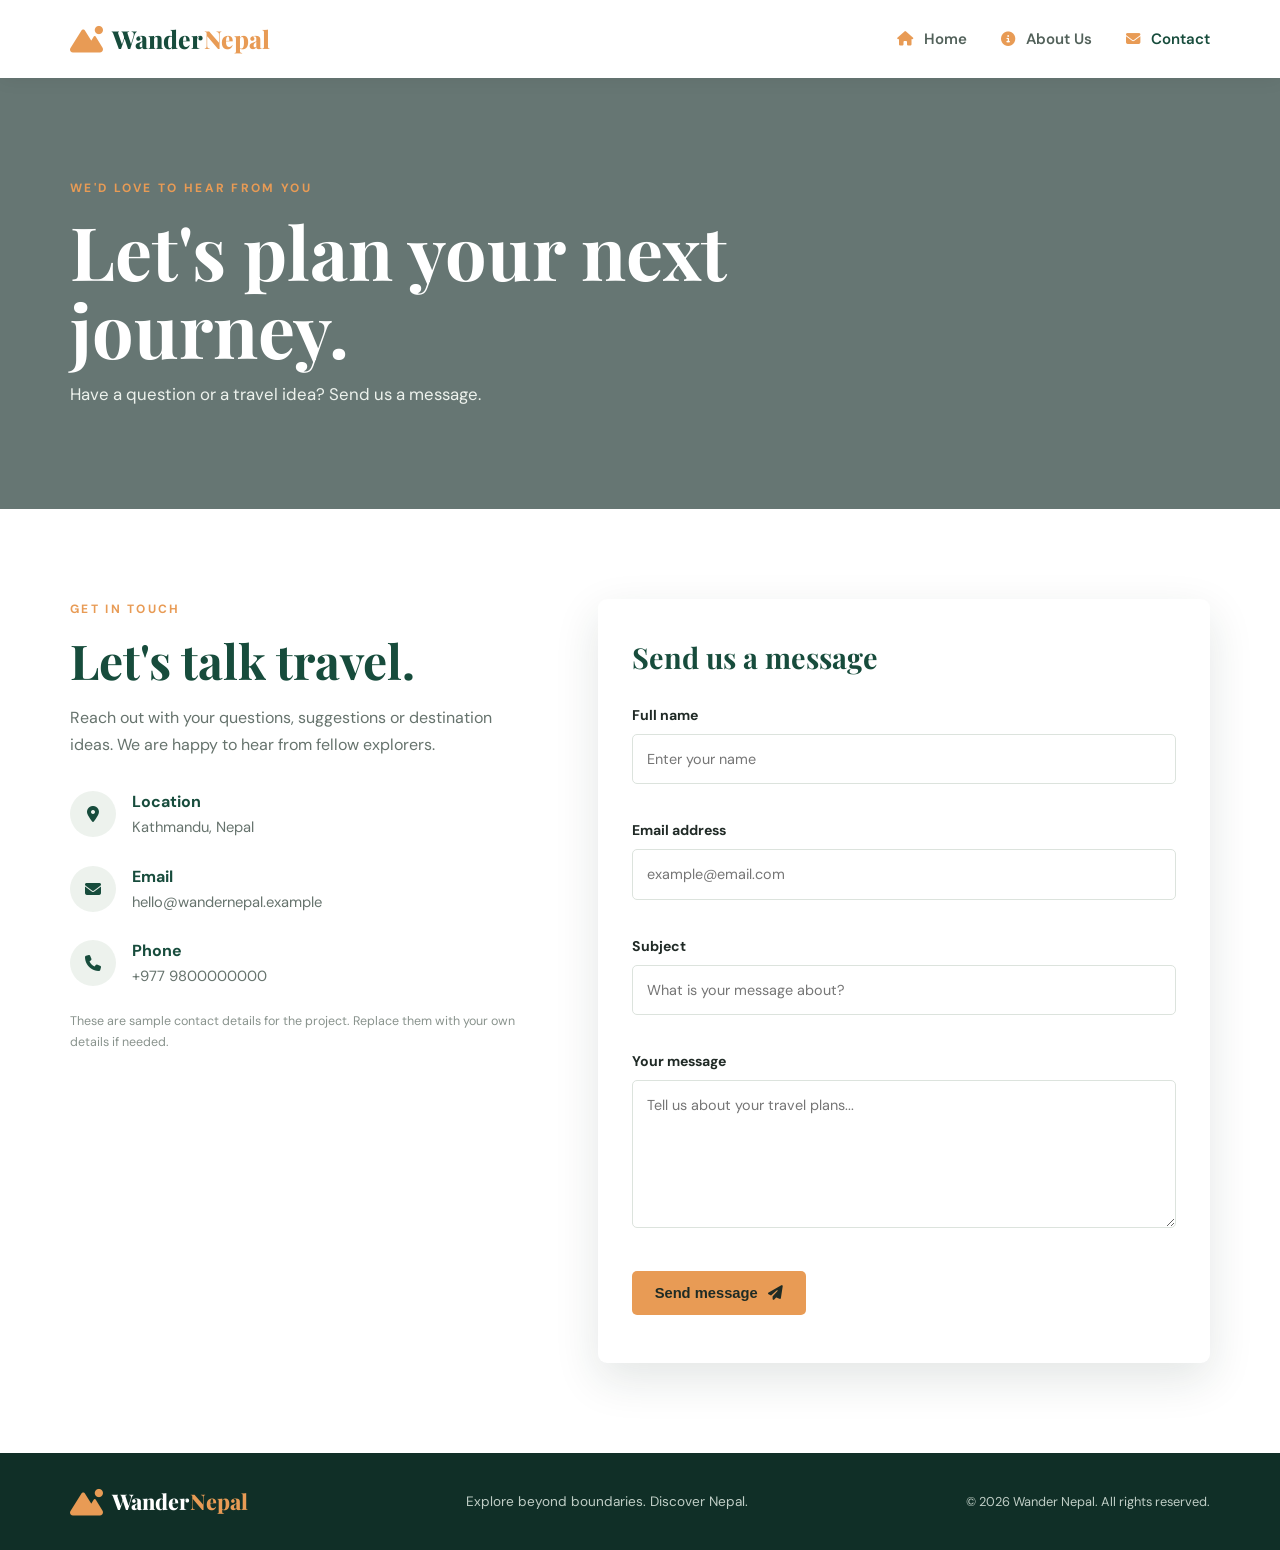
<file: contact.html>
<!DOCTYPE html>
<html lang="en">
<head>
  <meta charset="UTF-8"><meta name="viewport" content="width=device-width, initial-scale=1.0">
  <meta name="description" content="Contact Wander Nepal to ask about destinations and plan your next trip.">
  <title>Contact | Wander Nepal</title>
  <link rel="preconnect" href="https://fonts.googleapis.com"><link rel="preconnect" href="https://fonts.gstatic.com" crossorigin>
  <link href="https://fonts.googleapis.com/css2?family=DM+Sans:wght@400;500;600;700&family=Playfair+Display:wght@600;700;800&display=swap" rel="stylesheet">
  <link rel="stylesheet" href="css/style.css"><link rel="stylesheet" href="https://cdnjs.cloudflare.com/ajax/libs/font-awesome/6.5.2/css/all.min.css">
  <script src="js/script.js" defer></script>
</head>
<body>
  <header class="site-header"><nav class="navbar container" aria-label="Main navigation">
    <a class="logo" href="index.html"><i class="fa-solid fa-mountain-sun"></i> Wander<span>Nepal</span></a>
    <button class="menu-toggle" aria-label="Open navigation menu" aria-expanded="false"><i class="fa-solid fa-bars"></i></button>
    <ul class="nav-links"><li><a href="index.html"><i class="fa-solid fa-house"></i> Home</a></li><li><a href="about.html"><i class="fa-solid fa-circle-info"></i> About Us</a></li><li><a class="active" href="contact.html"><i class="fa-solid fa-envelope"></i> Contact</a></li></ul>
  </nav></header>
  <main>
    <section class="page-hero contact-hero"><div class="container"><p class="eyebrow">WE'D LOVE TO HEAR FROM YOU</p><h1>Let's plan your next journey.</h1><p>Have a question or a travel idea? Send us a message.</p></div></section>
    <section class="section container contact-layout">
      <div class="contact-info"><p class="eyebrow">GET IN TOUCH</p><h2>Let's talk travel.</h2><p>Reach out with your questions, suggestions or destination ideas. We are happy to hear from fellow explorers.</p>
        <div class="contact-detail"><i class="fa-solid fa-location-dot"></i><div><h3>Location</h3><p>Kathmandu, Nepal</p></div></div>
        <div class="contact-detail"><i class="fa-solid fa-envelope"></i><div><h3>Email</h3><p>hello@wandernepal.example</p></div></div>
        <div class="contact-detail"><i class="fa-solid fa-phone"></i><div><h3>Phone</h3><p>+977 9800000000</p></div></div>
        <p class="small-note">These are sample contact details for the project. Replace them with your own details if needed.</p>
      </div>
      <form class="contact-form" id="contactForm" novalidate>
        <h2>Send us a message</h2>
        <div class="form-row"><label for="name">Full name</label><input id="name" name="name" type="text" placeholder="Enter your name" required minlength="2"><small class="error" id="nameError"></small></div>
        <div class="form-row"><label for="email">Email address</label><input id="email" name="email" type="email" placeholder="example@email.com" required><small class="error" id="emailError"></small></div>
        <div class="form-row"><label for="subject">Subject</label><input id="subject" name="subject" type="text" placeholder="What is your message about?" required><small class="error" id="subjectError"></small></div>
        <div class="form-row"><label for="message">Your message</label><textarea id="message" name="message" rows="5" placeholder="Tell us about your travel plans..." required minlength="10"></textarea><small class="error" id="messageError"></small></div>
        <button class="btn btn-primary submit-btn" type="submit">Send message <i class="fa-solid fa-paper-plane"></i></button>
        <p class="form-status" id="formStatus" role="status" aria-live="polite"></p>
      </form>
    </section>
  </main>
  <footer class="footer"><div class="container footer-inner"><a class="logo footer-logo" href="index.html"><i class="fa-solid fa-mountain-sun"></i> Wander<span>Nepal</span></a><p>Explore beyond boundaries. Discover Nepal.</p><p class="copyright">© <span class="year"></span> Wander Nepal. All rights reserved.</p></div></footer>
</body></html>
</file>
<file: css/style.css>
/* Wander Nepal - shared stylesheet */
:root{--green:#174c3c;--green-dark:#10382d;--orange:#e89b55;--cream:#f7f6f0;--ink:#202a26;--muted:#66736d;--white:#fff;--shadow:0 16px 45px rgba(22,48,38,.12)}
*{box-sizing:border-box;margin:0;padding:0}
html{scroll-behavior:smooth}
body{font-family:"DM Sans",sans-serif;color:var(--ink);line-height:1.7;background:#fff}
img{display:block;width:100%;object-fit:cover}
a{text-decoration:none;color:inherit}
.container{width:min(1140px,calc(100% - 48px));margin-inline:auto}
.site-header{height:78px;background:#fff;position:sticky;top:0;z-index:1000;box-shadow:0 2px 18px rgba(0,0,0,.06)}
.navbar{height:100%;display:flex;align-items:center;justify-content:space-between}
.logo{font-family:"Playfair Display",serif;font-size:1.55rem;font-weight:800;color:var(--green);display:flex;align-items:center;gap:9px}
.logo i{color:var(--orange);font-size:1.65rem}.logo span{color:var(--orange);margin-left:-8px}
.nav-links{display:flex;align-items:center;gap:34px;list-style:none}
.nav-links a{font-size:.94rem;font-weight:600;color:#52615a;transition:.2s}
.nav-links a i{margin-right:7px;color:var(--orange);font-size:.9rem}
.nav-links a:hover,.nav-links a.active{color:var(--green)}
.menu-toggle{display:none;border:0;background:none;color:var(--green);font-size:1.5rem;cursor:pointer}
.hero{min-height:650px;position:relative;display:flex;align-items:center;color:#fff;background:url("https://images.unsplash.com/photo-1544735716-392fe2489ffa?auto=format&fit=crop&w=2000&q=90") center 48%/cover}
.hero-overlay{position:absolute;inset:0;background:linear-gradient(90deg,rgba(8,28,25,.78),rgba(8,28,25,.35) 58%,rgba(8,28,25,.08))}
.hero-content{position:relative;padding-block:100px}
.eyebrow{font-size:.75rem;letter-spacing:2.3px;font-weight:700;color:var(--orange);margin-bottom:13px}
.hero h1,.page-hero h1{font-family:"Playfair Display",serif;font-size:clamp(3.1rem,7vw,5.8rem);line-height:1.06;max-width:760px}
.hero h1 span{color:#f0b879}
.hero-description{max-width:560px;color:#edf1ed;font-size:1.1rem;margin:23px 0 30px}
.hero-actions{display:flex;gap:14px;flex-wrap:wrap}
.btn{display:inline-flex;align-items:center;justify-content:center;gap:10px;padding:13px 22px;border-radius:5px;font-weight:700;font-size:.92rem;border:1px solid transparent;cursor:pointer;transition:transform .2s,background .2s}
.btn:hover{transform:translateY(-2px)}
.btn-primary{background:var(--orange);color:#1e2b25}.btn-primary:hover{background:#f2b575}
.btn-outline{border-color:rgba(255,255,255,.8);color:#fff}.btn-outline:hover{background:#fff;color:var(--green)}
.btn-light{background:#fff;color:var(--green)}.scroll-cue{position:absolute;bottom:25px;left:50%;transform:translateX(-50%);font-size:.78rem;letter-spacing:1px;color:#fff;opacity:.85}.scroll-cue i{margin-right:8px}
.section{padding-block:90px}
.section-heading{text-align:center;margin-bottom:38px}
.section-heading h2,.experience-layout h2,.about-copy h2,.contact-info h2,.cta h2{font-family:"Playfair Display",serif;font-size:clamp(2rem,4vw,3rem);line-height:1.2;color:var(--green);margin-bottom:12px}
.section-heading>p:last-child{color:var(--muted)}
.destination-grid{display:grid;grid-template-columns:repeat(3,1fr);gap:25px}
.destination-card{border-radius:9px;overflow:hidden;background:#fff;box-shadow:var(--shadow);transition:transform .25s}
.destination-card:hover{transform:translateY(-7px)}
.destination-card img{height:235px}
.card-content{padding:23px}
.card-tag{font-size:.7rem;text-transform:uppercase;letter-spacing:1.4px;font-weight:700;color:#b56c2c}
.card-content h3{font-family:"Playfair Display",serif;font-size:1.55rem;color:var(--green);margin:5px 0}
.card-content p{font-size:.92rem;color:var(--muted);margin-bottom:17px}
.card-content a{font-size:.88rem;font-weight:700;color:var(--green)}.card-content a i{color:var(--orange);margin-left:5px}
.experience-section,.values-section{background:var(--cream);padding-block:85px}
.experience-layout{display:grid;grid-template-columns:1fr 1fr;gap:80px;align-items:center}
.experience-layout>div:first-child>p:not(.eyebrow){color:var(--muted);margin:16px 0 25px}
.feature-list{display:grid;gap:24px}
.feature{display:flex;gap:18px;align-items:flex-start}
.feature>i,.value-card>i{width:52px;height:52px;flex:0 0 52px;border-radius:50%;display:grid;place-items:center;background:#e9efe9;color:var(--green);font-size:1.2rem}
.feature h3,.value-card h3{color:var(--green);margin-bottom:4px}.feature p,.value-card p{font-size:.92rem;color:var(--muted)}
.cta{margin-block:80px;padding:48px 55px;background:var(--green);border-radius:10px;color:#fff;display:flex;align-items:center;justify-content:space-between;gap:25px}
.cta h2{color:#fff;margin-bottom:8px}.cta p:not(.eyebrow){color:#d9e5de}.cta .eyebrow{margin-bottom:8px}
.footer{background:#102f27;color:#dce6df;padding:30px 0}
.footer-inner{display:flex;align-items:center;justify-content:space-between;gap:20px;flex-wrap:wrap}
.footer-logo{color:#fff;font-size:1.35rem}.footer-inner>p{font-size:.85rem;color:#c0cec6}.copyright{font-size:.8rem!important}
.page-hero{padding:100px 0;color:#fff;background-size:cover;background-position:center;position:relative}
.page-hero:before{content:"";position:absolute;inset:0;background:rgba(9,35,29,.62)}
.page-hero .container{position:relative}.page-hero h1{font-size:clamp(2.8rem,6vw,4.6rem)}.page-hero p:not(.eyebrow){font-size:1.05rem;color:#edf2ed;margin-top:13px}
.about-hero{background-image:url("https://images.unsplash.com/photo-1472396961693-142e6e269027?auto=format&fit=crop&w=1900&q=85")}
.contact-hero{background-image:url("https://images.unsplash.com/photo-1470770841072-f978cf4d019e?auto=format&fit=crop&w=1900&q=85")}
.about-layout{display:grid;grid-template-columns:1fr 1fr;gap:65px;align-items:center}
.about-image img{height:440px;border-radius:9px;box-shadow:var(--shadow)}
.about-copy>p:not(.eyebrow){color:var(--muted);margin:13px 0}.about-copy .btn{margin-top:15px}
.values-grid{display:grid;grid-template-columns:repeat(3,1fr);gap:24px}
.value-card{background:#fff;padding:30px;border-radius:8px;box-shadow:0 8px 28px rgba(22,48,38,.06)}
.value-card>i{margin-bottom:17px}
.contact-layout{display:grid;grid-template-columns:.85fr 1.15fr;gap:75px;align-items:start}
.contact-info>p:not(.eyebrow){color:var(--muted);margin:14px 0 30px}
.contact-detail{display:flex;gap:16px;align-items:center;margin:22px 0}
.contact-detail>i{width:46px;height:46px;border-radius:50%;background:#edf2ed;color:var(--green);display:grid;place-items:center}
.contact-detail h3{font-size:1rem;color:var(--green)}.contact-detail p{color:var(--muted);font-size:.92rem}
.small-note{font-size:.78rem;color:#89938d!important}
.contact-form{padding:34px;background:#fff;box-shadow:var(--shadow);border-radius:9px}
.contact-form h2{font-family:"Playfair Display",serif;color:var(--green);font-size:1.8rem;margin-bottom:22px}
.form-row{margin-bottom:17px}.form-row label{display:block;font-size:.88rem;font-weight:700;margin-bottom:6px}
.form-row input,.form-row textarea{width:100%;padding:12px 14px;border:1px solid #dce3dd;border-radius:5px;font:inherit;font-size:.9rem;outline:none;resize:vertical}
.form-row input:focus,.form-row textarea:focus{border-color:var(--green);box-shadow:0 0 0 3px rgba(23,76,60,.08)}
.error{display:block;color:#bd3d32;font-size:.78rem;min-height:18px}.form-status{margin-top:14px;font-size:.9rem;font-weight:600;color:var(--green)}
@media(max-width:800px){.menu-toggle{display:block}.nav-links{display:none;position:absolute;top:78px;left:0;right:0;background:#fff;padding:20px 24px;box-shadow:0 12px 18px rgba(0,0,0,.08);flex-direction:column;align-items:flex-start;gap:18px}.nav-links.open{display:flex}.hero{min-height:590px}.destination-grid,.values-grid{grid-template-columns:repeat(2,1fr)}.experience-layout,.about-layout,.contact-layout{grid-template-columns:1fr;gap:38px}.about-image img{height:350px}.cta{padding:38px;align-items:flex-start;flex-direction:column}}
@media(max-width:560px){.container{width:min(100% - 32px,1140px)}.hero{min-height:570px;background-position:58% center}.hero-content{padding-block:75px}.hero h1{font-size:3.25rem}.hero-description{font-size:1rem}.section{padding-block:65px}.destination-grid,.values-grid{grid-template-columns:1fr}.destination-card img{height:220px}.experience-section,.values-section{padding-block:65px}.cta{margin-block:55px;padding:30px 24px}.footer-inner{flex-direction:column;align-items:flex-start}.page-hero{padding:75px 0}.about-image img{height:270px}.contact-form{padding:24px 19px}}
</file>
